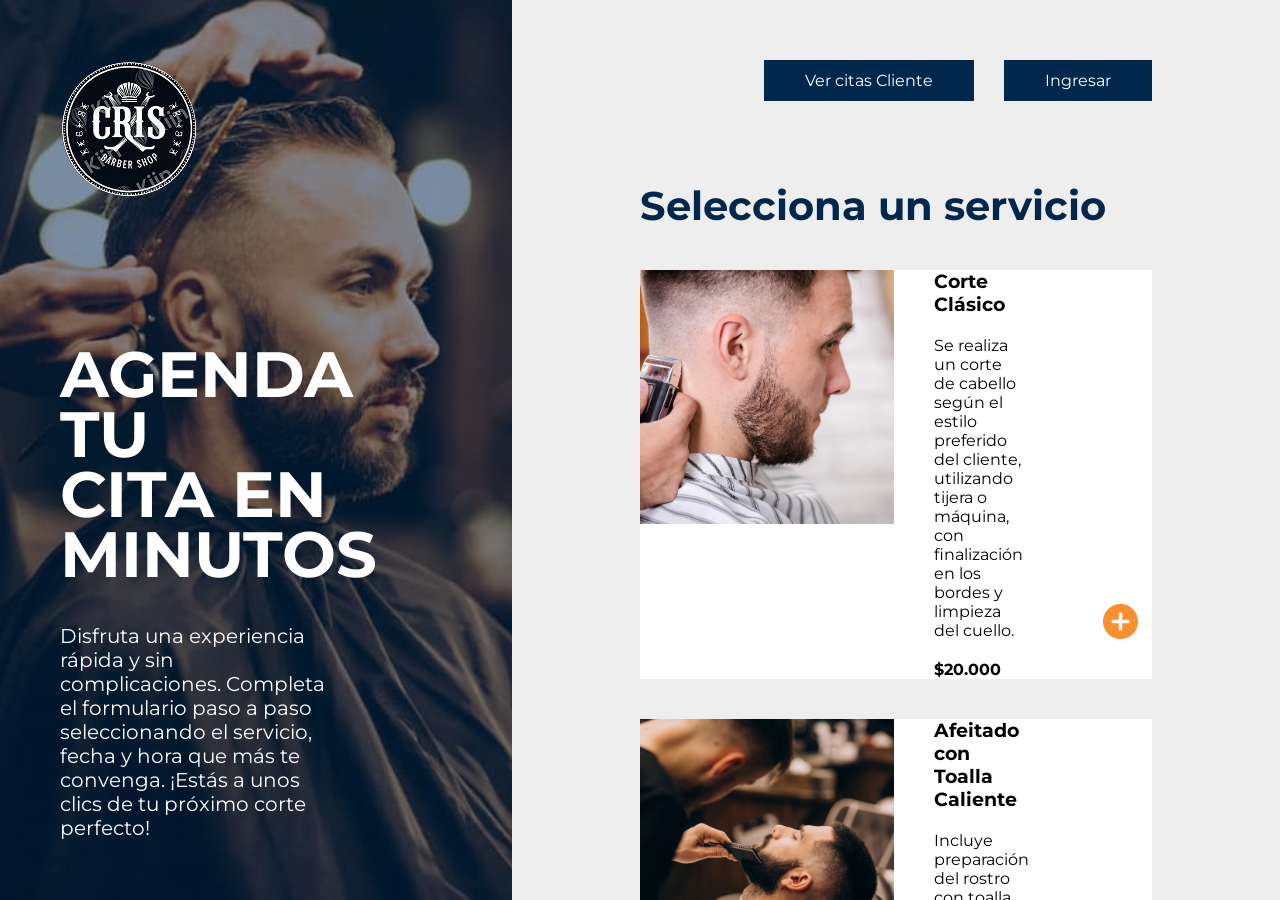
<file: index.html>
<!DOCTYPE html>
<html lang="es">

<head>
    <meta charset="UTF-8">
    <meta name="viewport" content="width=device-width, initial-scale=1.0">
    <title>Proyecto - Barberia</title>
    <link rel="stylesheet" href="css/style.css">
</head>

<body>
    <div class="principal">
        <div class="info">
            <div class="logo">
                <img src="img/logo.png" alt="Logo">
            </div>
            <div class="textos">
                <h1>AGENDA TU<br>CITA EN MINUTOS</h1>
                <p>Disfruta una experiencia rápida y sin complicaciones. Completa el formulario paso a paso
                    seleccionando el servicio, fecha y hora que más te convenga. ¡Estás a unos clics de tu próximo corte
                    perfecto!</p>
            </div>
        </div>
        <div class="cont-formulario">
            <div class="header">
                <a href="views/ver-citas.html">Ver citas Cliente</a>
                <a href="views/login.html">Ingresar</a>
            </div>
            <div class="formulario">
                <!-- Paso 1: Selección de servicio -->
                <section id="paso1" class="paso-formulario">
                    <h2>Selecciona un servicio</h2>
                    <div class="servicios">
                        <div class="servicio">
                            <div class="foto">
                                <img src="img/corte.PNG" alt="">
                            </div>
                            <div class="info-servicio">
                                <h3>Corte Clásico</h3>
                                <p>Se realiza un corte de cabello según el estilo preferido del cliente, utilizando
                                    tijera o máquina, con finalización en los bordes y limpieza del cuello.</p>
                                <h4>$20.000</h4>
                            </div>
                            <div class="icono">
                                <button class="seleccionar-servicio" data-servicio="Corte Clásico"><img
                                        src="img/icono-plus.png" alt=""></button>
                            </div>
                        </div>
                        <div class="servicio">
                            <div class="foto">
                                <img src="img/afeitado.jpg" alt="">
                            </div>
                            <div class="info-servicio">
                                <h3>Afeitado con Toalla Caliente</h3>
                                <p>Incluye preparación del rostro con toalla caliente, aplicación de crema de afeitar,
                                    afeitado con navaja y finalización con loción calmante.</p>
                                <h4>$15.000</h4>
                            </div>
                            <div class="icono">
                                <button class="seleccionar-servicio" data-servicio="Afeitado"><img
                                        src="img/icono-plus.png" alt=""></button>
                            </div>
                        </div>
                        <div class="servicio">
                            <div class="foto">
                                <img src="img/barba.jpg" alt="">
                            </div>
                            <div class="info-servicio">
                                <h3>Corte + Barba</h3>
                                <p>Combina corte de cabello con definición y perfilado de barba, utilizando máquina y
                                    navaja para lograr un acabado preciso y limpio.</p>
                                <h4>$30.000</h4>
                            </div>
                            <div class="icono">
                                <button class="seleccionar-servicio" data-servicio="Barba"><img src="img/icono-plus.png"
                                        alt=""></button>
                            </div>
                        </div>
                    </div>
                </section>
                <section id="paso2" class="paso-formulario">
                    <h2>Detalles de tu cita</h2>
                    <div class="campos">
                        <form id="form-datos">
                            <input type="hidden" id="servicioSeleccionado">
                            <div class="grupo">
                                <div class="campo">
                                    <label>Fecha:</label>
                                    <input type="date" id="fecha" required>
                                </div>
                                <div class="campo">
                                    <label>Hora:</label>
                                    <input type="time" id="hora" required>
                                </div>
                            </div>
                            <div class="grupo">
                                <div class="campo">
                                    <label>Nombre:</label>
                                    <input type="text" id="nombre" required>
                                </div>
                                <div class="campo">
                                    <label>Apellido:</label>
                                    <input type="text" id="apellido" required>
                                </div>
                            </div>
                            <div class="campo">
                                <label>Celular:</label>
                                <input type="tel" id="telefono" required>
                            </div>
                            <div class="campo">
                                <label>Correo:</label>
                                <input type="email" id="correo" required>
                            </div>
                            <div class="botones">
                                <button type="button" onclick="mostrarPaso(1)">Volver</button>
                                <button class="blue" type="submit">Agendar cita</button>
                            </div>
                        </form>
                    </div>
                </section>
                <section id="paso3" class="paso-formulario">
                    <h2>Confirma tu cita</h2>
                    <div class="resumen-cita">
                        <div class="textos">
                            <p><strong>Servicio:</strong> <span id="resumen-servicio"></span></p>
                            <p><strong>Nombre:</strong> <span id="resumen-nombre"></span></p>
                            <p><strong>Teléfono:</strong> <span id="resumen-telefono"></span></p>
                            <p><strong>Correo:</strong> <span id="resumen-correo"></span></p>
                            <p><strong>Fecha:</strong> <span id="resumen-fecha"></span></p>
                            <p><strong>Hora:</strong> <span id="resumen-hora"></span></p>
                        </div>
                        <div class="botones">
                            <button onclick="mostrarPaso(2)">Volver</button>
                            <button class="blue" onclick="enviarFormulario()">Confirmar y Enviar</button>
                        </div>
                    </div>
                </section>
                <section id="paso4" class="paso-formulario">
                    <h2>¡Cita agendada con éxito!</h2>
                    <div class="gracias">
                        <p><span id="gracias-nombre"></span>, tu cita ha sido registrada correctamente. Hemos enviado una confirmación a tu número de WhatsApp. Si deseas revisar o gestionar tu cita, haz clic en el botón de abajo para continuar.</p>
                        <a href="index.html" class="btn">Volver al inicio</a>
                    </div>
                </section>
            </div>
        </div>
    </div>
    <script src="script/script.js"></script>
</body>

</html>
</file>
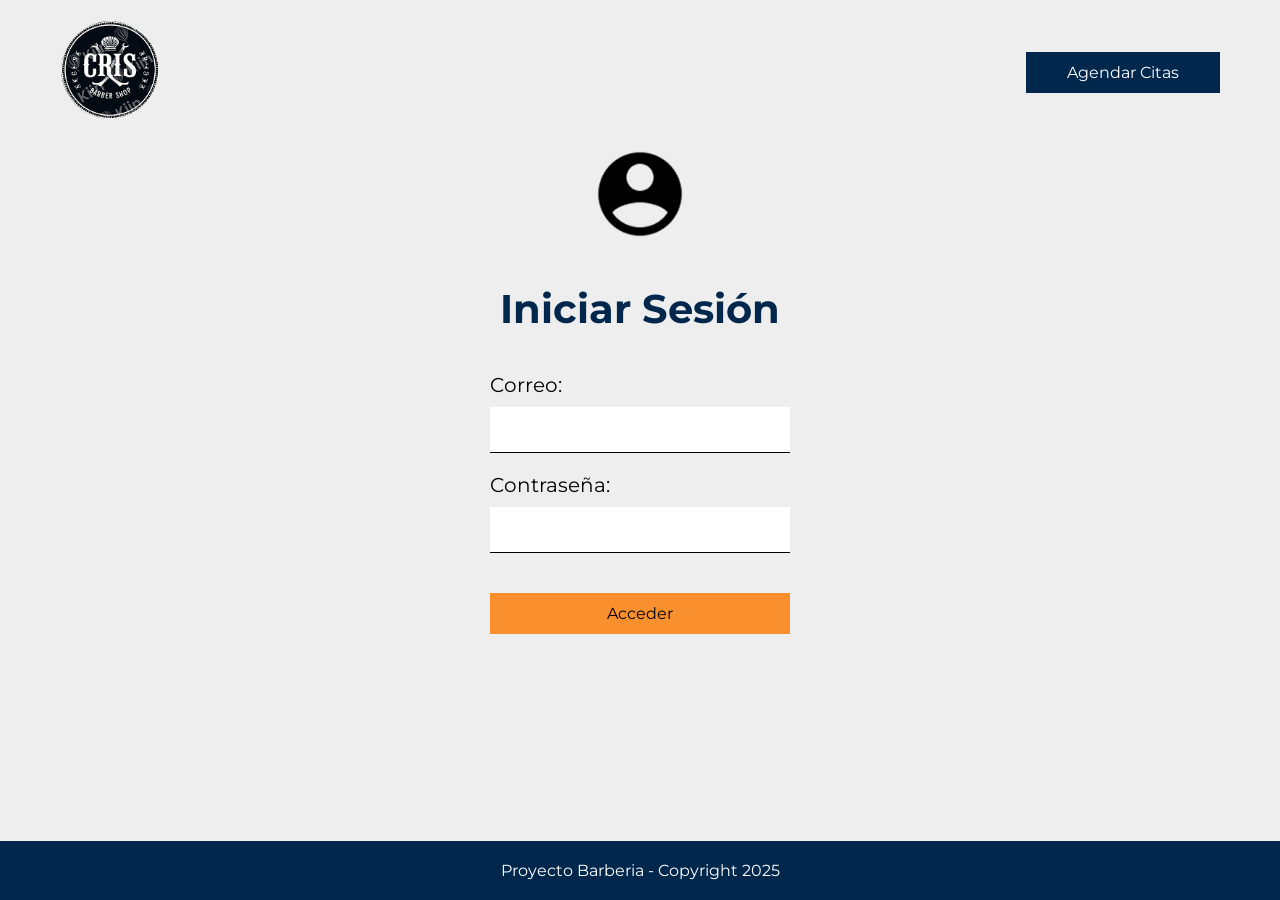
<file: login.html>
<!DOCTYPE html>
<html lang="en">

<head>
    <meta charset="UTF-8">
    <meta name="viewport" content="width=device-width, initial-scale=1.0">
    <title>Proyecto - Barberia Login</title>
    <link rel="stylesheet" href="css/style-login.css">
</head>

<body>
    <header>
        <div class="logo">
            <img src="img/logo.png" alt="Logo">
        </div>
        <div class="boton">
            <a href="index.html">Agendar Citas</a>
        </div>
    </header>
    <main>
        <div class="principal">
            <img src="img/Male User.png" alt="">
        <h1>Iniciar Sesión</h1>
        <form action="">
            <div class="campo">
                <label>Correo:</label>
                <input type="email" id="correo" required>
            </div>
            <div class="campo">
                <label>Contraseña:</label>
                <input type="password" id="contra" required>
            </div>
            <button class="blue" type="submit">Acceder</button>
        </form>
        </div>
    </main>
    <footer>
        <p>Proyecto Barberia - Copyright 2025</p>
    </footer>
</body>

</html>
</file>
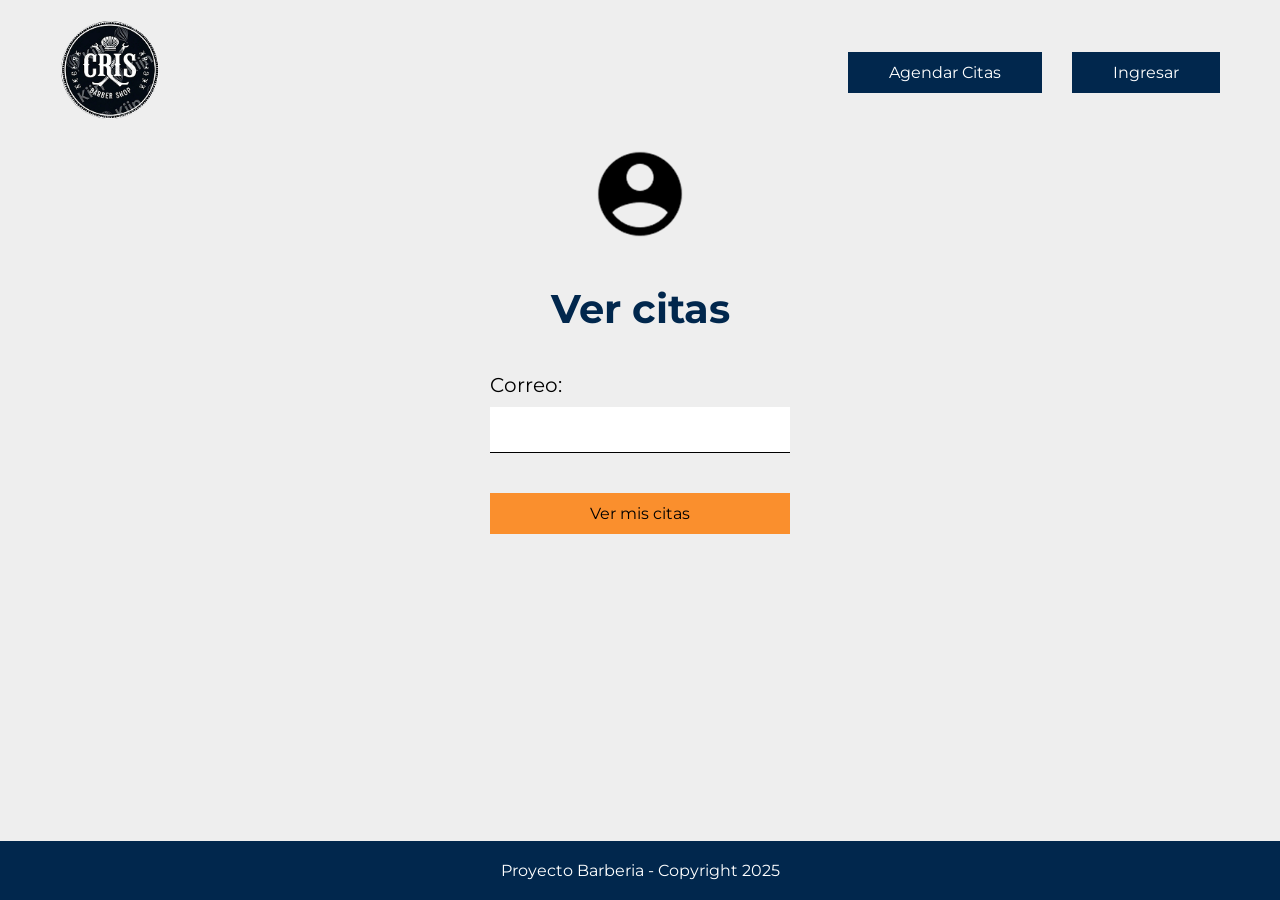
<file: ver-citas.html>
<!DOCTYPE html>
<html lang="en">

<head>
    <meta charset="UTF-8">
    <meta name="viewport" content="width=device-width, initial-scale=1.0">
    <title>Proyecto - Barberia Login</title>
    <link rel="stylesheet" href="css/style-login.css">
</head>

<body>
    <header>
        <div class="logo">
            <img src="img/logo.png" alt="Logo">
        </div>
        <div class="boton">
            <a href="index.html">Agendar Citas</a>
            <a href="login.html">Ingresar</a>
        </div>
    </header>
    <main>
        <div class="principal">
            <img src="img/Male User.png" alt="">
            <h1>Ver citas</h1>
        <form action="">
            <div class="campo">
                <label>Correo:</label>
                <input type="email" id="correo" required>
            </div>
            <button class="blue" type="submit">Ver mis citas</button>
        </form>
        </div>
    </main>
    <footer>
        <p>Proyecto Barberia - Copyright 2025</p>
    </footer>
</body>

</html>
</file>
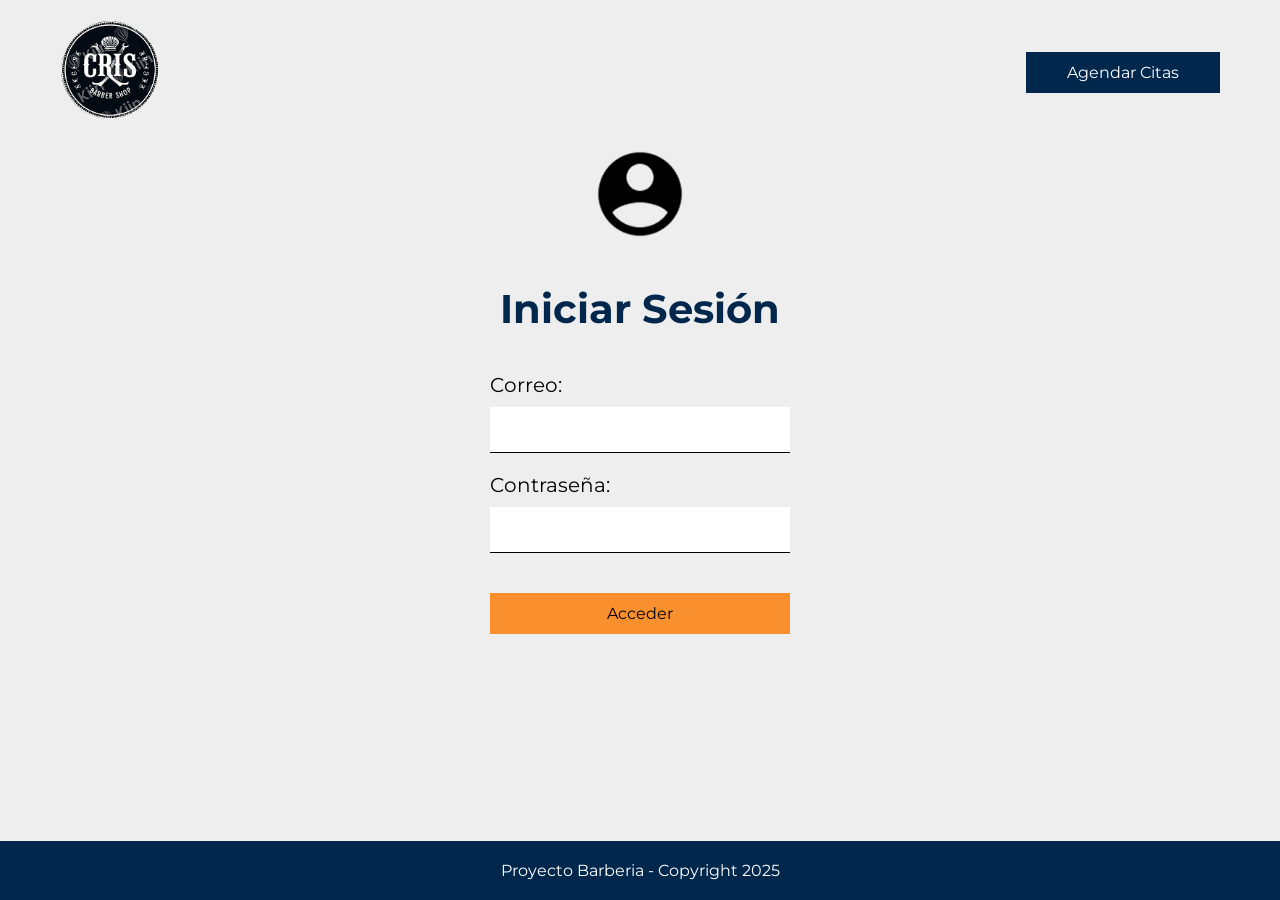
<file: views/login.html>
<!DOCTYPE html>
<html lang="en">

<head>
    <meta charset="UTF-8">
    <meta name="viewport" content="width=device-width, initial-scale=1.0">
    <title>Proyecto - Barberia Login</title>
    <link rel="stylesheet" href="../css/style-login.css">
</head>

<body>
    <header>
        <div class="logo">
            <img src="../img/logo.png" alt="Logo">
        </div>
        <div class="boton">
            <a href="../index.php">Agendar Citas</a>
        </div>
    </header>
    <main>
        <div class="principal">
            <img src="../img/Male User.png" alt="">
        <h1>Iniciar Sesión</h1>
        <form action="dashboard_cliente.html">
            <div class="campo">
                <label>Correo:</label>
                <input type="email" id="correo" required>
            </div>
            <div class="campo">
                <label>Contraseña:</label>
                <input type="password" id="contra" required>
            </div>
            <button class="blue" type="submit">Acceder</button>
        </form>
        </div>
    </main>
    <footer>
        <p>Proyecto Barberia - Copyright 2025</p>
    </footer>
</body>

</html>
</file>
<file: css/style.css>
@import url('https://fonts.googleapis.com/css2?family=Montserrat:ital,wght@0,100..900;1,100..900&display=swap');

* {
    padding: 0;
    margin: 0;
    box-sizing: border-box 
    !important;
}
body, html {
    height: 100%;
    overflow: hidden;
    font-family: "Montserrat", sans-serif;
    background: #EEEEEE;
}
button{
    cursor: pointer;
}
.principal {
    position: relative;
    display: flex;
    height: 100vh;
}
.info {
    width: 40%;
    background-image: url('../img/fondo.png');
    background-size: cover;
    background-position: center;
    background-repeat: no-repeat;
    position: fixed;
    left: 0;
    top: 0;
    bottom: 0;
    z-index: 1;
    display: flex;
    flex-direction: column;
    justify-content: space-between;
    padding: 60px;
}
.info::before {
    content: '';
    background: #01274d77;
    width: 100%;
    height: 100%;
    position: absolute;
    top: 0;
    left: 0;
}
.info .logo{
    z-index: 1;
}
.info .textos{
    z-index: 1;
    color: #fff;
    display: flex;
    flex-direction: column;
    gap: 40px;
}
.info .textos h1{
    font-size: 64px;
    line-height: 60px;
}
.info .textos p{
    font-size: 20px;
    width: 70%;
}
.cont-formulario {
    position: absolute;
    left: 40%;
    width: 60%;
    height: 100%;
    overflow-y: auto;
    padding: 60px 10%;
    display: flex;
    flex-direction: column;
    background-color: #EEEEEE;
    gap: 80px;
}
.cont-formulario .header{
    display: flex;
    justify-content: flex-end;
    gap: 30px;
}
.cont-formulario .header a{
    padding: 10px 40px;
    color: #fff;
    text-decoration: none;
    background: #01274D;
    border: 1px solid #01274D;
    transition: all .3s ease;
}
.cont-formulario .header a:hover{
    border: 1px solid #01274D;
    color: #01274D;
    background: none;
}

.paso-formulario {
  display: none;
  display: flex;
}

.paso-formulario:not(.hidden) {
  display: flex;
  flex-direction: column;
    gap: 40px;
}

.hidden {
  display: none !important;
}
.formulario h2{
    font-size: 40px;
    color: #01274D;
}
.formulario .servicios{
    display: flex;
    flex-direction: column;
    gap: 40px;
}
.formulario .servicios .servicio img{
    width: 254px;
    height: 254px;
    object-fit: cover;
    display: flex;
}
.formulario .servicios .servicio{
    display: flex;
    gap: 40px;
    background: #fff;
    transition: all .3s ease;
}
.formulario .servicios .servicio:hover{
    box-shadow: 0px 5px 15px #01274d7c;
}
.formulario .servicios .servicio .info-servicio{
    display: flex;
    flex-direction: column;
    gap: 20px;
    justify-content: center;
}
.formulario .servicios .servicio .icono{
    display: flex;
    align-items: flex-end;
    padding: 40px;
}
.formulario .servicios .servicio button{
    outline: none;
    border: none;
    background: transparent;
}
.formulario .servicios .servicio .icono img{
    width: 35px;
    height: 35px;
    transition: all .3s ease;
}
.formulario .servicios .servicio .icono img:hover{
    width: 30px;
    height: 30px;
}
.formulario .campos form{
    display: flex;
    flex-direction: column;
    gap: 20px;
}
.formulario .campos .grupo{
    display: flex;
    gap: 40px;
}
.formulario .campos .campo{
    display: flex;
    flex-direction: column;
    gap: 10px;
    font-size: 20px;
    width: 100%;
}
.formulario .campos .campo input{
    padding: 15px;
    outline: none;
    border: none;
    border-bottom: 1px solid #000;
}
.formulario .campos .botones{
    display: flex;
    gap: 30px;
    justify-content: flex-end;
}
.formulario .botones button{
    padding: 10px 40px;
    outline: none;
    background: #FA8F2D;
    border: 1px solid #FA8F2D;
    font-size: 16px;
    color: #000;
    transition: all .3s ease;
    font-family: "Montserrat", sans-serif;
}
.formulario .botones button.blue{
    padding: 10px 40px;
    outline: none;
    background: #01274D;
    border: 1px solid #01274D;
    font-size: 16px;
    color: #fff;
    transition: all .3s ease;
}
.formulario .botones button:hover{
    border: 1px solid #FA8F2D;
    background: none;
}
.formulario .botones button.blue:hover{
    border: 1px solid #01274D;
    color: #01274D;
    background: none;
}
.formulario .resumen-cita{
    display: flex;
    flex-direction: column;
    gap: 40px;
    font-size: 18px;
}
.formulario .resumen-cita .textos{
    display: flex;
    flex-direction: column;
    gap: 10px;
}
.formulario .resumen-cita .botones{
    display: flex;
    flex-direction: column;
    gap: 30px;
    width: fit-content;
}
.formulario .gracias{
    font-size: 20px;
    display: flex;
    flex-direction: column;
    gap: 40px;
}
.formulario .gracias a{
    padding: 10px 40px;
    color: #fff;
    text-decoration: none;
    background: #01274D;
    width: fit-content;
    font-size: 16px;
    border: 1px solid #01274D;
    transition: all .3s ease;
}
.formulario .gracias a:hover{
    border: 1px solid #01274D;
    color: #01274D;
    background: none;
}
</file>
<file: css/style-login.css>
@import url('https://fonts.googleapis.com/css2?family=Montserrat:ital,wght@0,100..900;1,100..900&display=swap');

* {
    padding: 0;
    margin: 0;
    box-sizing: border-box 
    !important;
}
body, html {
    height: 100vh;
    overflow: hidden;
    font-family: "Montserrat", sans-serif;
    background: #EEEEEE;
    position: relative;
}
header{
    display: flex;
    justify-content: space-between;
    padding: 20px 60px;
    align-items: center;
}
header img{
    width: 100px;
}
header .boton{
    display: flex;
    gap: 30px;
}
header a{
    padding: 10px 40px;
    color: #fff;
    text-decoration: none;
    background: #01274D;
    border: 1px solid #01274D;
    transition: all .3s ease;
}
header a:hover{
    border: 1px solid #01274D;
    color: #01274D;
    background: none;
}
main{
    display: flex;
    flex-direction: column;
    justify-content: center;
    align-items: center;
}
main img{
    width: 100px;
}
main{
    width: 100%;
}
main .principal{
    width: 300px;
    display: flex;
    flex-direction: column;
    gap: 40px;
    justify-content: center;
    align-items: center;
}
h1{
    font-size: 40px;
    color: #01274D;;
}
main form{
    display: flex;
    flex-direction: column;
    gap: 20px;
    width: 300px;
}
main .campo{
    display: flex;
    flex-direction: column;
    gap: 10px;
    font-size: 20px;
    width: 100%;
}
main input{
    padding: 15px;
    outline: none;
    border: none;
    border-bottom: 1px solid #000;
}

main button{
    padding: 10px 40px;
    outline: none;
    background: #FA8F2D;
    border: 1px solid #FA8F2D;
    font-size: 16px;
    color: #000;
    transition: all .3s ease;
    font-family: "Montserrat", sans-serif;
    cursor: pointer;
    margin-top: 20px
}
main button:hover{
    border: 1px solid #FA8F2D;
    background: none;

}

footer{
    position: absolute;
    bottom: 0;
    width: 100%;
    background: #01274D;
    color: #fff;
    text-align: center;
    padding: 20px
}
</file>
